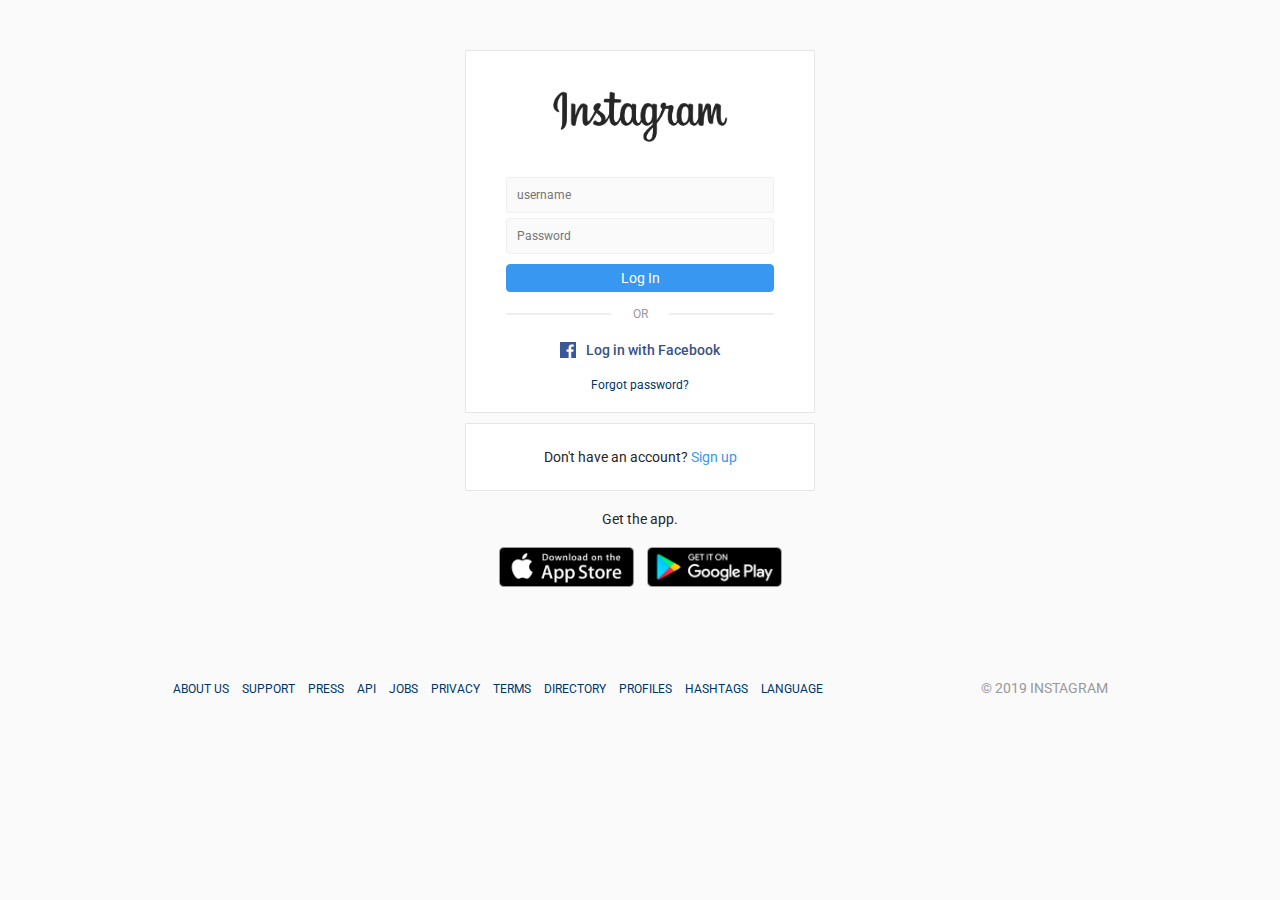
<file: Instagram-Login-Page-master/index.html>
<!DOCTYPE html>
<html lang="en">
<head>
	<meta charset="UTF-8">
	<title>Instagram Login Page</title>
	<link rel="stylesheet" href="styles.css">
</head>
<body>

<div class="wrapper">
	<div class="header">
		<div class="top">
			<div class="logo">
				<img src="instagram.png" alt="instagram" style="width: 175px;">
			</div>
			<div class="form">
				<div class="input_field">
					<input type="text" placeholder="username" class="input" name="loginusername" value="">
				</div>
				<!-- <div class="input_field">
					<input type="file" name="userimg" class="input">
				</div> -->
				<div class="input_field">
					<input type="text" name="loginpassword" value=""  placeholder="Password" class="input">
				</div>
				<!-- <div class="input_field">
					<input type="text" name="confirmpassword" value=""  placeholder="confirmpassword" class="input">
				</div>
				<div class="input_field">
					<input type="text" name="Email" value="" class="input" placeholder="Email">
				</div> -->

				<!-- <button class="btn">Login</button>
				.wrapper .header .form .btn{
					margin: 10px 0; // outer side space
					width: 100%;
					padding: 5px;
					padding: 6px; // button size increment
					background-color: #3897f0;
					border: none;
					border-radius: 2px;
					color: white;
					} -->

				<div class="btn"><a href="#">Log In</a></div>
			</div>
			<div class="or">
				<div class="line"></div>
				<p>OR</p>
				<div class="line"></div>
			</div>
			<div class="dif">
				<div class="fb">
					<img src="facebook.png" alt="facebook">
					<p>Log in with Facebook</p>
				</div>
				<div class="forgot">
					<a href="#">Forgot password?</a>
				</div>
			</div>
		</div>
		<div class="signup">
			<p>Don't have an account? <a href="#">Sign up</a></p>
		</div>
		<div class="apps">
			<p>Get the app.</p>
			<div class="icons">
				<a href="#"><img src="appstore.png" alt="appstore"></a>
				<a href="#"><img src="googleplay.png" alt="googleplay"></a>
			</div>
		</div>
	</div>
	<div class="footer">
		<div class="links">
			<ul>
				<li><a href="#">ABOUT US</a></li>
				<li><a href="#">SUPPORT</a></li>
				<li><a href="#">PRESS</a></li>
				<li><a href="#">API</a></li>
				<li><a href="#">JOBS</a></li>
				<li><a href="#">PRIVACY</a></li>
				<li><a href="#">TERMS</a></li>
				<li><a href="#">DIRECTORY</a></li>
				<li><a href="#">PROFILES</a></li>
				<li><a href="#">HASHTAGS</a></li>
				<li><a href="#">LANGUAGE</a></li>
			</ul>
		</div>
		<div class="copyright">
			© 2019 INSTAGRAM
		</div>
	</div>
</div>

</body>
</html>
</file>
<file: Instagram-Login-Page-master/styles.css>
@import url('https://fonts.googleapis.com/css?family=Roboto&display=swap');

*{
	margin: 0;
	padding: 0;
	box-sizing: border-box;
	outline: none;
	list-style: none;
	text-decoration: none;
	font-family: 'Roboto', sans-serif;
}

body{
	background: #fafafa;
	font-size: 14px;
}

.wrapper .header{
	max-width: 350px;
	width: 100%;
	height: auto;
	margin: 50px auto;
}

.wrapper .header .top,
.wrapper .signup{
	background: #fff;
    border: 1px solid #e6e6e6;
    border-radius: 1px;
    padding: 40px 40px 20px;
}

.wrapper .header .logo img{
	display: block;
	margin: 0 auto 35px;
}

.wrapper .header .form .input_field{
	margin-bottom: 5px;
}

.wrapper .header .form .input_field .input{
	width: 100%;
	background: #fafafa;
	border: 1px solid #efefef;
	font-size: 12px;
	border-radius: 3px;
	color: #262626;
	padding: 10px;
}

.wrapper .header .form .input_field .input:focus{
	border: 1px solid #b2b2b2;
}

.wrapper .header .form .btn{
	margin: 10px 0;
	background-color: #3897f0;
    border: 1px solid #3897f0;
    border-radius: 4px;
    text-align: center;
    padding: 5px;
}

.wrapper .header .form .btn a{
	color: #fff;
	display: block;
}

.wrapper .header .or{
	display: flex;
	justify-content: space-between;
	align-items: center;
	height: 15px;
	margin: 15px 0 20px;
}

.wrapper .header .or .line{
	width: 105px;
	height: 2px;
	background: #efefef
}

.wrapper .header .or p{
	color: #999;
	font-size: 12px;
}

.wrapper .dif .fb{
	display: flex;
	justify-content: center;
	align-items: center;
}

.wrapper .dif .fb img{
	width: 16px;
	height: 16px;
}

.wrapper .dif  .fb p{
	color: #385185;
	font-weight: 500;
	margin-left: 10px;
}

.wrapper .dif .forgot{
	font-size: 12px;
	text-align: center;
	margin-top: 20px;
}

.wrapper .dif .forgot a{
	color: #003569;
}

.wrapper .signup{
	margin: 10px 0 20px;
	padding: 25px 40px;
	text-align: center;
	color: #262626;
}

.wrapper .signup a{
	color: #3897f0;
}

.wrapper .apps{
	text-align: center;
	color: #262626;
}

.wrapper .apps p{
	margin-bottom: 20px;
}

.wrapper .apps a img{
	width: 135px;
	height: 40px;
	margin: 0 5px;
}

.footer{
	max-width: 935px;
	width: 100%;
	margin: 0 auto;
	padding: 40px 0;
	display: flex;
	justify-content: space-between;
}

.footer .links ul li{
	display: inline-block;
	margin-right: 10px;
}

.footer .links ul li a{
	color: #003569;
	font-size: 12px;
}

.footer .copyright{
	color: #999;	
}
</file>
